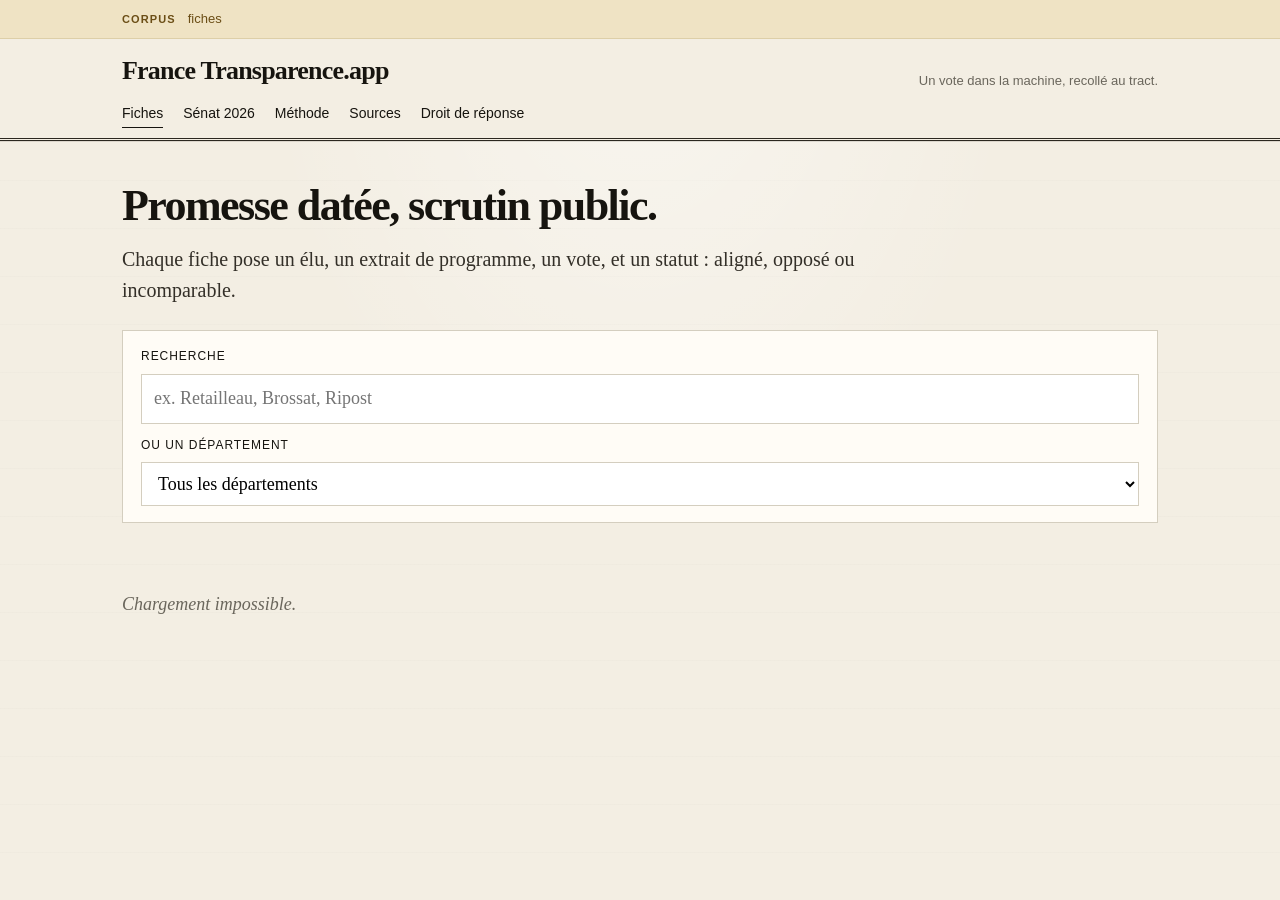
<file: index.html>
<!DOCTYPE html>
<html lang="fr"><head><meta charset="utf-8"><meta name="viewport" content="width=device-width, initial-scale=1"><title>France Transparence</title><link rel="stylesheet" href="css/app.css?v=20261009h"></head>
<body><div class="stick"><div class="banner"><div class="wrap"><strong>Corpus</strong><span id="banner-count">fiches</span></div></div><header class="site"><div class="wrap"><div class="brand"><h1><a href="index.html">France Transparence.app</a></h1><p class="tag">Un vote dans la machine, recollé au tract.</p></div><nav class="site"><a href="index.html" aria-current="page">Fiches</a><a href="senatoriales.html">Sénat 2026</a><a href="methode.html">Méthode</a><a href="sources.html">Sources</a><a href="reponse.html">Droit de réponse</a></nav></div></header></div>
<main><div class="wrap"><h1 class="page">Promesse datée, scrutin public.</h1><p class="lede">Chaque fiche pose un élu, un extrait de programme, un vote, et un statut : aligné, opposé ou incomparable.</p><div class="search"><label for="q">Recherche</label><input id="q" type="search" placeholder="ex. Retailleau, Brossat, Ripost"><label for="dep" style="margin-top:12px">Ou un département</label><select id="dep" style="width:100%;font:inherit;font-size:18px;padding:10px 12px;border:1px solid #d4cebf;background:#fff"><option value="">Tous les départements</option></select></div><div class="filters" id="filters"></div><div class="grid" id="liste"></div><div id="elus-box"></div></div></main>
<script src="js/app.js?v=20261009h"></script>
<script>
const THEMES=["Tous","Santé","Social","Climat","Énergie","Budget","Immigration","Sécurité","Europe","Agriculture","Institutions"];
let DATA=null, theme="Tous";
function render(){const q=FT.normalize(document.getElementById("q").value); const dep=document.getElementById("dep").value; const rows=DATA.fiches.filter(f=>{const elu=FT.eluById(DATA.elus,f.eluId); if(theme!=="Tous"&&f.theme!==theme) return false; if(dep&&elu&&elu.departement!==dep) return false; return FT.matchQuery(q,f,elu);}); document.getElementById("liste").innerHTML=rows.length?rows.map(f=>FT.cardHTML(f,FT.eluById(DATA.elus,f.eluId))).join(""):((q||dep)?"<p class='empty'>Pas encore de fiche rédigée.</p>":""); const ebox=document.getElementById("elus-box"); if(q.length>=2||dep){const countBy={}; DATA.fiches.forEach(f=>countBy[f.eluId]=(countBy[f.eluId]||0)+1); let elus=DATA.elus.filter(e=>(!dep||e.departement===dep)&&(!q||FT.matchElu(q,e))); elus.sort((a,b)=>(a.circoNum||0)-(b.circoNum||0)||a.nom.localeCompare(b.nom,"fr")); ebox.innerHTML="<h2 class='block' style='margin-top:28px'>Circonscriptions · "+elus.length+"</h2><div class='grid'>"+elus.slice(0,80).map(e=>FT.eluCardHTML(e,countBy[e.id]||0)).join("")+"</div>";} else ebox.innerHTML="";}
function renderFilters(){const el=document.getElementById("filters"); el.innerHTML=THEMES.map(t=>`<button type="button" data-theme="${t}" aria-pressed="${t===theme}">${t}</button>`).join(""); el.querySelectorAll("button").forEach(b=>b.addEventListener("click",()=>{theme=b.dataset.theme; renderFilters(); render();}));}
function fillDeps(){const sel=document.getElementById("dep"); const deps=[...new Set(DATA.elus.map(e=>e.departement).filter(d=>d&&d!=="France"))].sort((a,b)=>a.localeCompare(b,"fr")); sel.innerHTML="<option value=''>Tous les départements</option>"+deps.map(d=>`<option value="${d}">${d}</option>`).join("");}
FT.loadData().then(d=>{DATA=d; document.getElementById("banner-count").textContent=d.meta.nbFiches+" fiches · ceci n’est pas un score"; fillDeps(); renderFilters(); render();}).catch(()=>{document.getElementById("liste").innerHTML="<p class='empty'>Chargement impossible.</p>";});
document.getElementById("q").addEventListener("input",render); document.getElementById("dep").addEventListener("change",render);
</script></body></html>
</file>
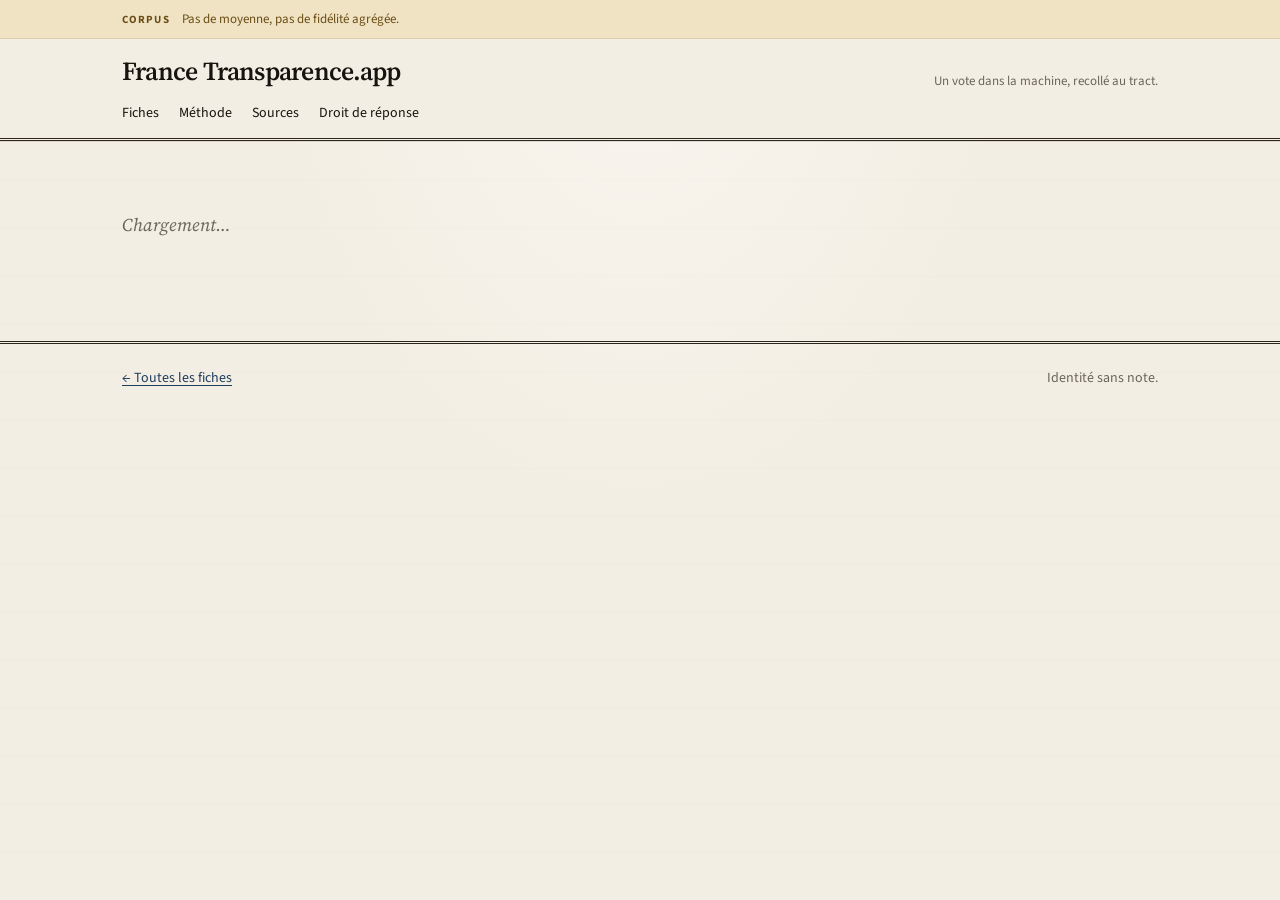
<file: elu.html>
<!DOCTYPE html>
<html lang="fr">
<head>
  <meta charset="utf-8">
  <meta name="viewport" content="width=device-width, initial-scale=1">
  <title>Élu — France Transparence.app</title>
  <link rel="stylesheet" href="https://fonts.googleapis.com/css2?family=Source+Serif+4:ital,wght@0,400;0,600;1,400&family=Source+Sans+3:wght@400;600;700&display=swap">
  <link rel="stylesheet" href="css/app.css?v=20261009b">
</head>
<body>
  <div class="stick">
  <div class="banner"><div class="wrap"><strong>Corpus</strong><span>Pas de moyenne, pas de fidélité agrégée.</span></div></div>
  <header class="site"><div class="wrap"><div class="brand"><h1><a href="index.html">France Transparence.app</a></h1><p class="tag">Un vote dans la machine, recollé au tract.</p></div><nav class="site"><a href="index.html">Fiches</a><a href="methode.html">Méthode</a><a href="sources.html">Sources</a><a href="reponse.html">Droit de réponse</a></nav></div></header>
  </div>
  <main><div class="wrap" id="root"><p class="empty">Chargement…</p></div></main>
  <footer class="site"><div class="wrap"><a href="index.html">← Toutes les fiches</a><span>Identité sans note.</span></div></footer>
  <script src="js/app.js?v=20261009b"></script>
  <script>
    const id = new URLSearchParams(location.search).get("id");
    FT.loadData().then(({ fiches, elus }) => {
      const elu = elus.find((e) => e.id === id);
      const root = document.getElementById("root");
      if (!elu) { root.innerHTML = "<p class='empty'>Élu introuvable.</p>"; return; }
      const propres = fiches.filter((f) => f.eluId === elu.id);
      document.title = elu.nom + " — France Transparence.app";
      root.innerHTML = `<h1 class="page">${elu.nom}</h1><p class="lede">${elu.mandat || "Député"} · ${elu.circonscription} · ${elu.groupe}</p><div class="block"><h2>Mandat</h2><p>${elu.chambre}${elu.eluLe ? ". Élu(e) le " + FT.fmtDate(elu.eluLe) : ""}. ${elu.nuance || elu.groupe || ""}.</p><p class="small">${(elu.sourcesIdentite || []).map((u) => `<a href="${u}">source identité</a>`).join(" · ")} · cadre : <a href="${elu.constituLien}">Constitu’</a></p></div><div class="block"><h2>Texte de campagne utilisé</h2>${elu.professionFoi ? `<p>${elu.professionFoi.titre} (${elu.professionFoi.date})</p><blockquote>${elu.professionFoi.extraitLong.replace(/\n/g, "<br>")}</blockquote><p class="small"><a href="${elu.professionFoi.url}">Ouvrir la source</a></p>` : `<p>Identité sourcée. Profession de foi non extraite ici.</p>`}</div><h2>Fiches de cet élu</h2><p class="small">Liste plate. Pas de total.${propres.length ? "" : " Aucune fiche rédigée pour le moment."}</p><div class="grid">${propres.map((f) => FT.cardHTML(f, elu)).join("")}</div>`;
    });
  </script>
</body></html>
</file>
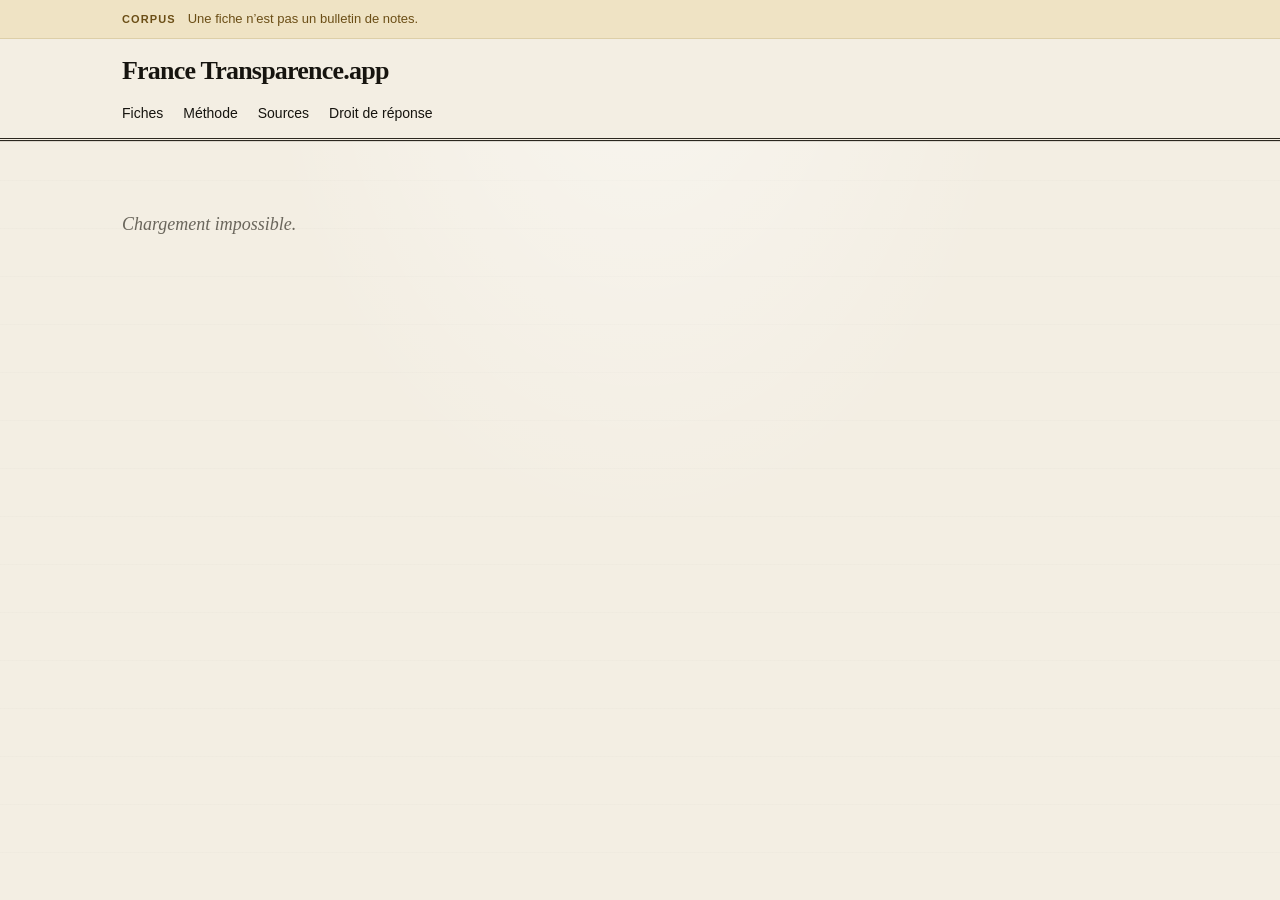
<file: fiche.html>
<!DOCTYPE html>
<html lang="fr"><head><meta charset="utf-8"><meta name="viewport" content="width=device-width, initial-scale=1"><title>Fiche</title><link rel="stylesheet" href="css/app.css?v=20261009h"></head>
<body><div class="stick"><div class="banner"><div class="wrap"><strong>Corpus</strong><span>Une fiche n’est pas un bulletin de notes.</span></div></div><header class="site"><div class="wrap"><div class="brand"><h1><a href="index.html">France Transparence.app</a></h1></div><nav class="site"><a href="index.html">Fiches</a><a href="methode.html">Méthode</a><a href="sources.html">Sources</a><a href="reponse.html">Droit de réponse</a></nav></div></header></div>
<main><div class="wrap" id="root"><p class="empty">Chargement…</p></div></main>
<script src="js/app.js?v=20261009h"></script>
<script>
const id=new URLSearchParams(location.search).get("id");
FT.loadData().then(({fiches,elus})=>{const fiche=fiches.find(f=>f.id===id); const root=document.getElementById("root"); if(!fiche){root.innerHTML="<p class='empty'>Fiche introuvable.</p>"; return;} const elu=FT.eluById(elus,fiche.eluId)||{id:fiche.eluId,nom:fiche.eluId,circonscription:"",groupe:""}; document.title=fiche.scrutin.intitule; root.innerHTML=`<article class="fiche"><header><p class="small">${fiche.chambre} · ${fiche.theme} · ${FT.fmtDate(fiche.scrutin.date)}</p><h1 class="page">${fiche.scrutin.intitule}</h1><p class="lede"><a href="elu.html?id=${elu.id}">${elu.nom}</a> · ${elu.circonscription} · ${elu.groupe} · vote <strong>${FT.voteLabel(fiche.voteElu)}</strong> · <span class="statut ${fiche.statut}">${FT.statutLabel(fiche.statut)}</span></p></header><div class="block"><h2>Ce que le texte fait</h2><p>${fiche.ceQueLeTexteFait}</p><p class="small">${fiche.scrutin.type} · ${fiche.scrutin.resultat}</p></div><div class="cols"><div class="block"><h2>Vote</h2><p>Vote <strong>${FT.voteLabel(fiche.voteElu)}</strong>.</p><p class="small"><a href="${fiche.scrutin.lienOfficiel}">Dossier</a> · <a href="${fiche.scrutin.lienDatan}">source</a></p></div><div class="block"><h2>Extrait</h2><blockquote>${fiche.extraitPromesse.texte}</blockquote><p class="small">${fiche.extraitPromesse.source} · <a href="${fiche.extraitPromesse.url}">source</a></p></div></div><div class="block limite"><h2>Limite</h2><p>${fiche.limite}</p></div><div class="block"><h2>Droit de réponse</h2><p>${fiche.droitReponse||"Aucun texte reçu. Écrire à contact@francetransparence.app."}</p></div></article>`;}).catch(()=>{document.getElementById("root").innerHTML="<p class='empty'>Chargement impossible.</p>";});
</script></body></html>
</file>
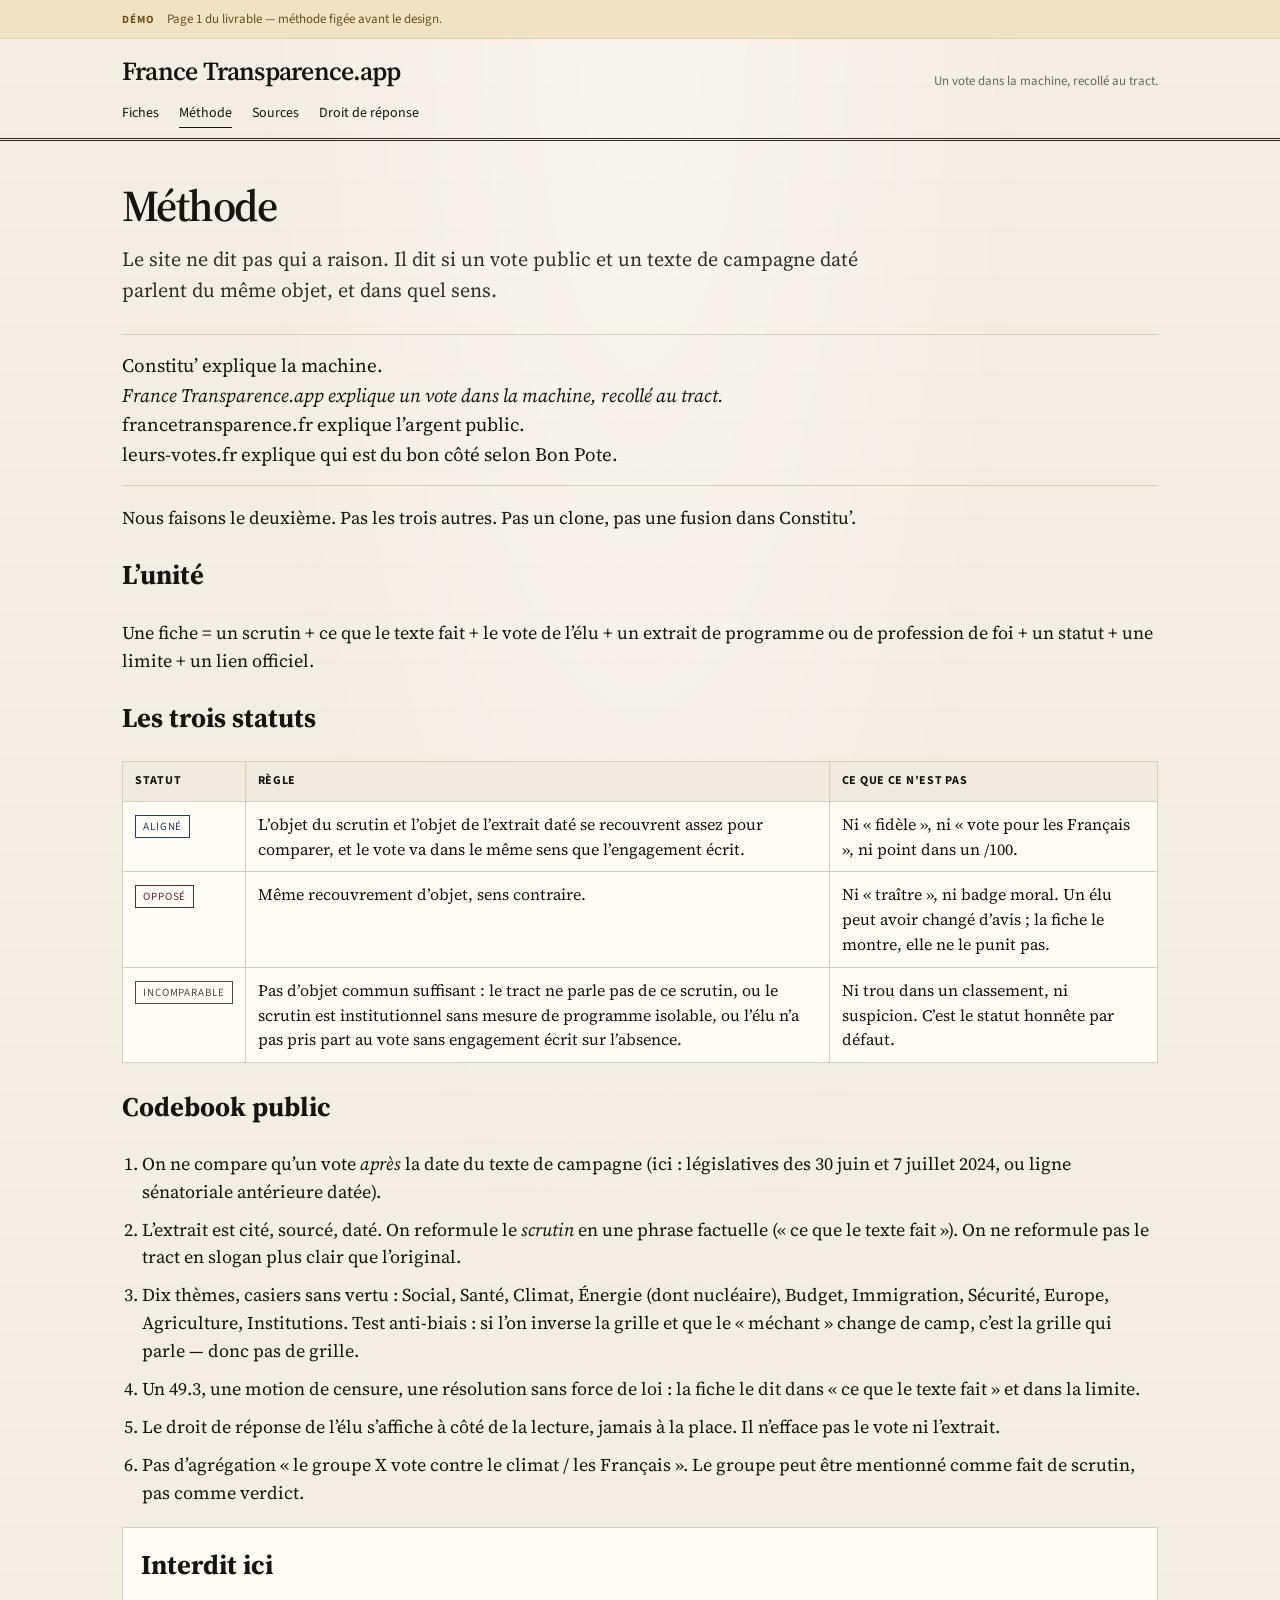
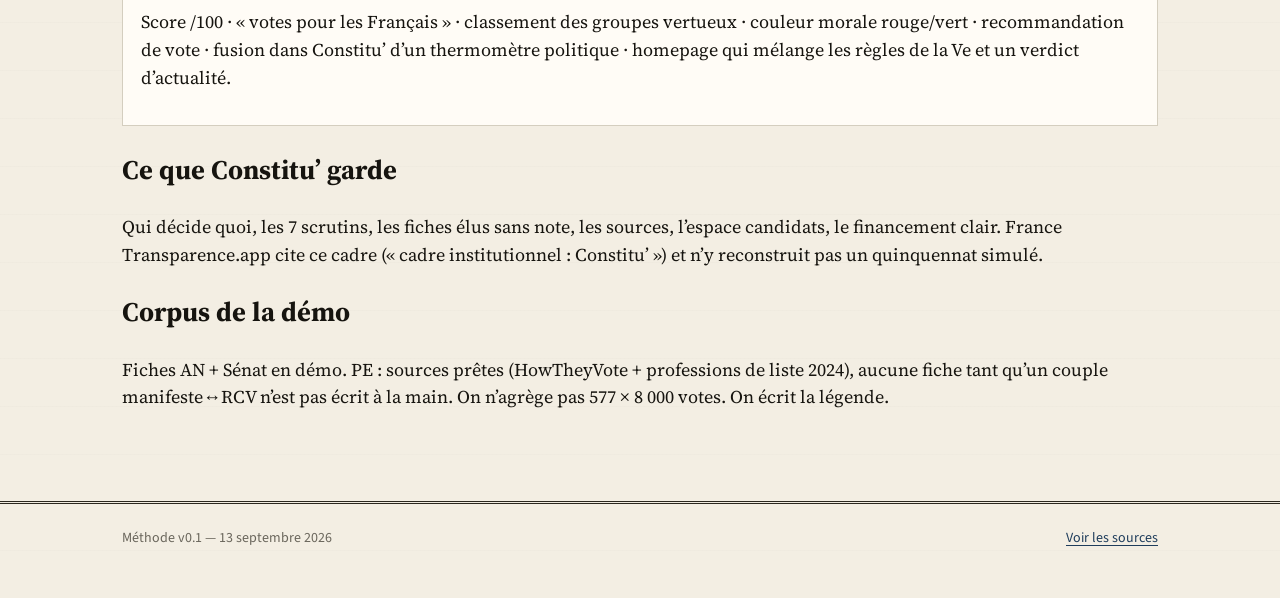
<file: methode.html>
<!DOCTYPE html>
<html lang="fr">
<head>
  <meta charset="utf-8">
  <meta name="viewport" content="width=device-width, initial-scale=1">
  <title>Méthode — France Transparence.app</title>
  <link rel="stylesheet" href="https://fonts.googleapis.com/css2?family=Source+Serif+4:ital,wght@0,400;0,600;1,400&family=Source+Sans+3:wght@400;600;700&display=swap">
  <link rel="stylesheet" href="css/app.css">
</head>
<body>
  <div class="banner">
    <div class="wrap">
      <strong>Démo</strong>
      <span>Page 1 du livrable — méthode figée avant le design.</span>
    </div>
  </div>
  <header class="site">
    <div class="wrap">
      <div class="brand">
        <h1><a href="index.html">France Transparence.app</a></h1>
        <p class="tag">Un vote dans la machine, recollé au tract.</p>
      </div>
      <nav class="site">
        <a href="index.html">Fiches</a>
        <a href="methode.html" aria-current="page">Méthode</a>
        <a href="sources.html">Sources</a>
        <a href="reponse.html">Droit de réponse</a>
      </nav>
    </div>
  </header>
  <main>
    <div class="wrap methode">
      <h1 class="page">Méthode</h1>
      <p class="lede">Le site ne dit pas qui a raison. Il dit si un vote public et un texte de campagne daté parlent du même objet, et dans quel sens.</p>
      <div class="phrase">
        Constitu’ explique la machine.<br>
        <em>France Transparence.app explique un vote dans la machine, recollé au tract.</em><br>
        francetransparence.fr explique l’argent public.<br>
        leurs-votes.fr explique qui est du bon côté selon Bon Pote.
      </div>
      <p>Nous faisons le deuxième. Pas les trois autres. Pas un clone, pas une fusion dans Constitu’.</p>
      <h2>L’unité</h2>
      <p>Une fiche = un scrutin + ce que le texte fait + le vote de l’élu + un extrait de programme ou de profession de foi + un statut + une limite + un lien officiel.</p>
      <h2>Les trois statuts</h2>
      <table class="codebook">
        <thead>
          <tr><th>Statut</th><th>Règle</th><th>Ce que ce n’est pas</th></tr>
        </thead>
        <tbody>
          <tr>
            <td><span class="statut aligne">Aligné</span></td>
            <td>L’objet du scrutin et l’objet de l’extrait daté se recouvrent assez pour comparer, et le vote va dans le même sens que l’engagement écrit.</td>
            <td>Ni « fidèle », ni « vote pour les Français », ni point dans un /100.</td>
          </tr>
          <tr>
            <td><span class="statut oppose">Opposé</span></td>
            <td>Même recouvrement d’objet, sens contraire.</td>
            <td>Ni « traître », ni badge moral. Un élu peut avoir changé d’avis ; la fiche le montre, elle ne le punit pas.</td>
          </tr>
          <tr>
            <td><span class="statut incomparable">Incomparable</span></td>
            <td>Pas d’objet commun suffisant : le tract ne parle pas de ce scrutin, ou le scrutin est institutionnel sans mesure de programme isolable, ou l’élu n’a pas pris part au vote sans engagement écrit sur l’absence.</td>
            <td>Ni trou dans un classement, ni suspicion. C’est le statut honnête par défaut.</td>
          </tr>
        </tbody>
      </table>
      <h2>Codebook public</h2>
      <ol>
        <li>On ne compare qu’un vote <em>après</em> la date du texte de campagne (ici : législatives des 30 juin et 7 juillet 2024, ou ligne sénatoriale antérieure datée).</li>
        <li>L’extrait est cité, sourcé, daté. On reformule le <em>scrutin</em> en une phrase factuelle (« ce que le texte fait »). On ne reformule pas le tract en slogan plus clair que l’original.</li>
        <li>Dix thèmes, casiers sans vertu : Social, Santé, Climat, Énergie (dont nucléaire), Budget, Immigration, Sécurité, Europe, Agriculture, Institutions. Test anti-biais : si l’on inverse la grille et que le « méchant » change de camp, c’est la grille qui parle — donc pas de grille.</li>
        <li>Un 49.3, une motion de censure, une résolution sans force de loi : la fiche le dit dans « ce que le texte fait » et dans la limite.</li>
        <li>Le droit de réponse de l’élu s’affiche à côté de la lecture, jamais à la place. Il n’efface pas le vote ni l’extrait.</li>
        <li>Pas d’agrégation « le groupe X vote contre le climat / les Français ». Le groupe peut être mentionné comme fait de scrutin, pas comme verdict.</li>
      </ol>
      <div class="interdit">
        <h2>Interdit ici</h2>
        <p>Score /100 · « votes pour les Français » · classement des groupes vertueux · couleur morale rouge/vert · recommandation de vote · fusion dans Constitu’ d’un thermomètre politique · homepage qui mélange les règles de la Ve et un verdict d’actualité.</p>
      </div>
      <h2>Ce que Constitu’ garde</h2>
      <p>Qui décide quoi, les 7 scrutins, les fiches élus sans note, les sources, l’espace candidats, le financement clair. France Transparence.app cite ce cadre (« cadre institutionnel : Constitu’ ») et n’y reconstruit pas un quinquennat simulé.</p>
      <h2>Corpus de la démo</h2>
      <p>Fiches AN + Sénat en démo. PE : sources prêtes (HowTheyVote + professions de liste 2024), aucune fiche tant qu’un couple manifeste↔RCV n’est pas écrit à la main. On n’agrège pas 577 × 8 000 votes. On écrit la légende.</p>
    </div>
  </main>
  <footer class="site">
    <div class="wrap">
      <span>Méthode v0.1 — 13 septembre 2026</span>
      <a href="sources.html">Voir les sources</a>
    </div>
  </footer>
</body>
</html>
</file>
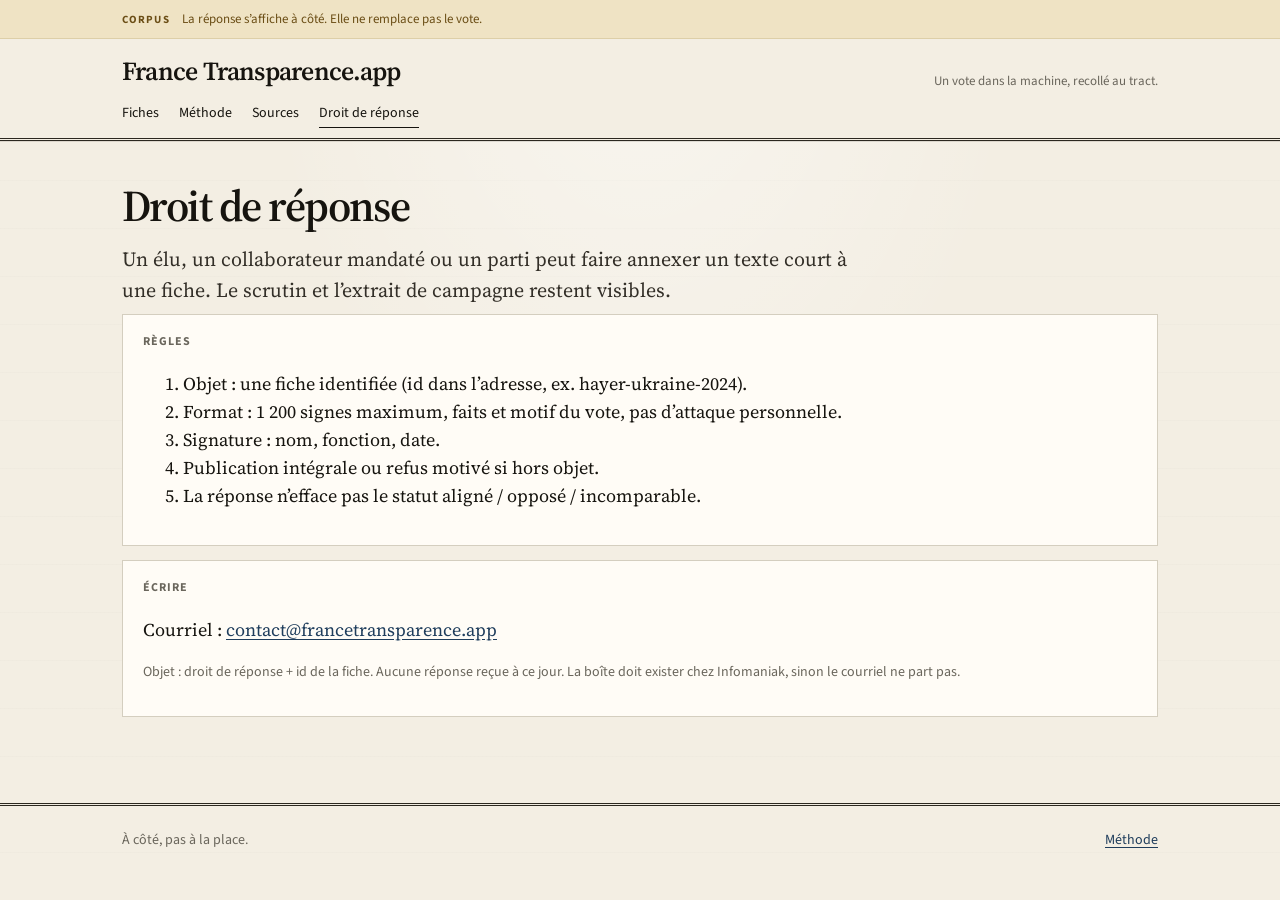
<file: reponse.html>
<!DOCTYPE html>
<html lang="fr">
<head>
  <meta charset="utf-8">
  <meta name="viewport" content="width=device-width, initial-scale=1">
  <title>Droit de réponse — France Transparence.app</title>
  <link rel="stylesheet" href="https://fonts.googleapis.com/css2?family=Source+Serif+4:ital,wght@0,400;0,600;1,400&family=Source+Sans+3:wght@400;600;700&display=swap">
  <link rel="stylesheet" href="css/app.css?v=20261009e">
</head>
<body>
  <div class="stick">
  <div class="banner"><div class="wrap"><strong>Corpus</strong><span>La réponse s’affiche à côté. Elle ne remplace pas le vote.</span></div></div>
  <header class="site"><div class="wrap"><div class="brand"><h1><a href="index.html">France Transparence.app</a></h1><p class="tag">Un vote dans la machine, recollé au tract.</p></div><nav class="site"><a href="index.html">Fiches</a><a href="methode.html">Méthode</a><a href="sources.html">Sources</a><a href="reponse.html" aria-current="page">Droit de réponse</a></nav></div></header>
  </div>
  <main><div class="wrap">
    <h1 class="page">Droit de réponse</h1>
    <p class="lede">Un élu, un collaborateur mandaté ou un parti peut faire annexer un texte court à une fiche. Le scrutin et l’extrait de campagne restent visibles.</p>
    <div class="block"><h2>Règles</h2><ol>
      <li>Objet : une fiche identifiée (id dans l’adresse, ex. hayer-ukraine-2024).</li>
      <li>Format : 1 200 signes maximum, faits et motif du vote, pas d’attaque personnelle.</li>
      <li>Signature : nom, fonction, date.</li>
      <li>Publication intégrale ou refus motivé si hors objet.</li>
      <li>La réponse n’efface pas le statut aligné / opposé / incomparable.</li>
    </ol></div>
    <div class="block"><h2>Écrire</h2>
      <p>Courriel : <a href="mailto:contact@francetransparence.app?subject=Droit%20de%20réponse%20%E2%80%94%20id%20de%20la%20fiche">contact@francetransparence.app</a></p>
      <p class="small">Objet : droit de réponse + id de la fiche. Aucune réponse reçue à ce jour. La boîte doit exister chez Infomaniak, sinon le courriel ne part pas.</p>
    </div>
  </div></main>
  <footer class="site"><div class="wrap"><span>À côté, pas à la place.</span><a href="methode.html">Méthode</a></div></footer>
</body></html>
</file>
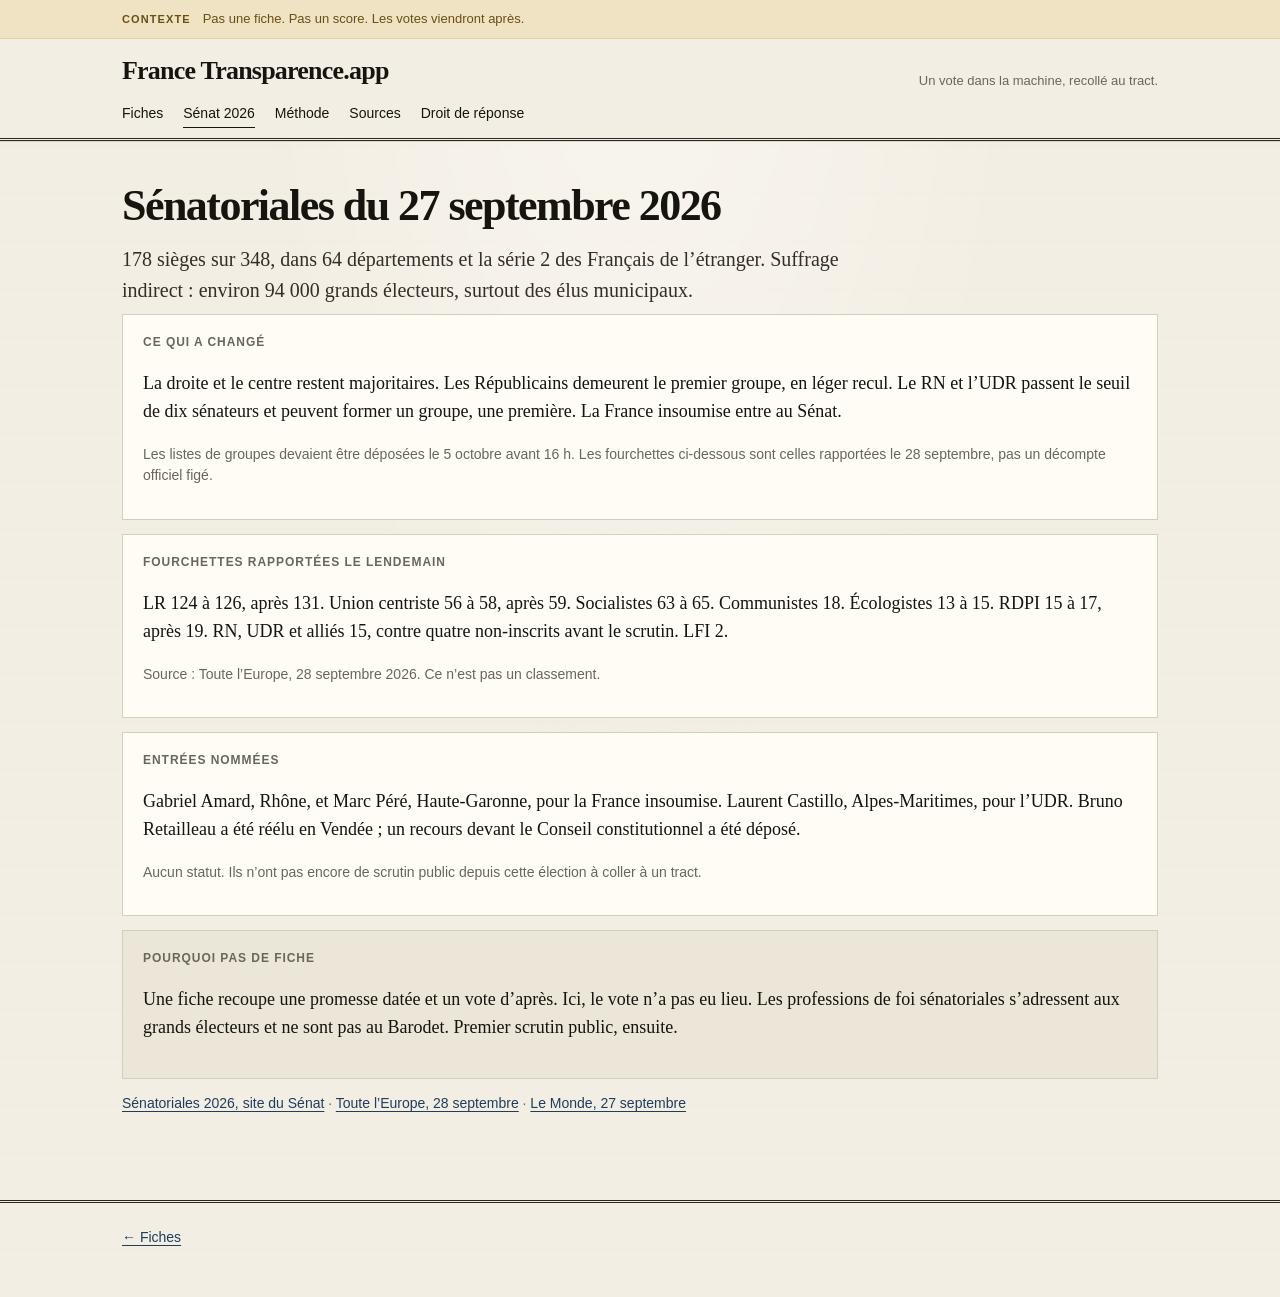
<file: senatoriales.html>
<!DOCTYPE html>
<html lang="fr">
<head>
  <meta charset="utf-8">
  <meta name="viewport" content="width=device-width, initial-scale=1">
  <title>Sénatoriales 2026 — France Transparence.app</title>
  <link rel="stylesheet" href="css/app.css?v=20261009i">
</head>
<body>
  <div class="stick">
    <div class="banner"><div class="wrap"><strong>Contexte</strong><span>Pas une fiche. Pas un score. Les votes viendront après.</span></div></div>
    <header class="site"><div class="wrap">
      <div class="brand"><h1><a href="index.html">France Transparence.app</a></h1><p class="tag">Un vote dans la machine, recollé au tract.</p></div>
      <nav class="site"><a href="index.html">Fiches</a><a href="senatoriales.html" aria-current="page">Sénat 2026</a><a href="methode.html">Méthode</a><a href="sources.html">Sources</a><a href="reponse.html">Droit de réponse</a></nav>
    </div></header>
  </div>
  <main><div class="wrap">
    <h1 class="page">Sénatoriales du 27 septembre 2026</h1>
    <p class="lede">178 sièges sur 348, dans 64 départements et la série 2 des Français de l’étranger. Suffrage indirect : environ 94 000 grands électeurs, surtout des élus municipaux.</p>
    <div class="block">
      <h2>Ce qui a changé</h2>
      <p>La droite et le centre restent majoritaires. Les Républicains demeurent le premier groupe, en léger recul. Le RN et l’UDR passent le seuil de dix sénateurs et peuvent former un groupe, une première. La France insoumise entre au Sénat.</p>
      <p class="small">Les listes de groupes devaient être déposées le 5 octobre avant 16 h. Les fourchettes ci-dessous sont celles rapportées le 28 septembre, pas un décompte officiel figé.</p>
    </div>
    <div class="block">
      <h2>Fourchettes rapportées le lendemain</h2>
      <p>LR 124 à 126, après 131. Union centriste 56 à 58, après 59. Socialistes 63 à 65. Communistes 18. Écologistes 13 à 15. RDPI 15 à 17, après 19. RN, UDR et alliés 15, contre quatre non-inscrits avant le scrutin. LFI 2.</p>
      <p class="small">Source : Toute l’Europe, 28 septembre 2026. Ce n’est pas un classement.</p>
    </div>
    <div class="block">
      <h2>Entrées nommées</h2>
      <p>Gabriel Amard, Rhône, et Marc Péré, Haute-Garonne, pour la France insoumise. Laurent Castillo, Alpes-Maritimes, pour l’UDR. Bruno Retailleau a été réélu en Vendée ; un recours devant le Conseil constitutionnel a été déposé.</p>
      <p class="small">Aucun statut. Ils n’ont pas encore de scrutin public depuis cette élection à coller à un tract.</p>
    </div>
    <div class="block limite">
      <h2>Pourquoi pas de fiche</h2>
      <p>Une fiche recoupe une promesse datée et un vote d’après. Ici, le vote n’a pas eu lieu. Les professions de foi sénatoriales s’adressent aux grands électeurs et ne sont pas au Barodet. Premier scrutin public, ensuite.</p>
    </div>
    <p class="small"><a href="https://www.senatoriales2026.senat.fr/">Sénatoriales 2026, site du Sénat</a> · <a href="https://www.touteleurope.eu/vie-politique-des-etats-membres/senatoriales-2026-la-droite-conserve-sa-majorite-le-rn-obtient-un-groupe-et-lfi-entre-au-senat/">Toute l’Europe, 28 septembre</a> · <a href="https://www.lemonde.fr/les-decodeurs/article/2026/09/27/senatoriales-2026-les-resultats-des-elections-en-direct-et-en-detail_6784134_4355771.html">Le Monde, 27 septembre</a></p>
  </div></main>
  <footer class="site"><div class="wrap"><a href="index.html">← Fiches</a></div></footer>
</body></html>
</file>
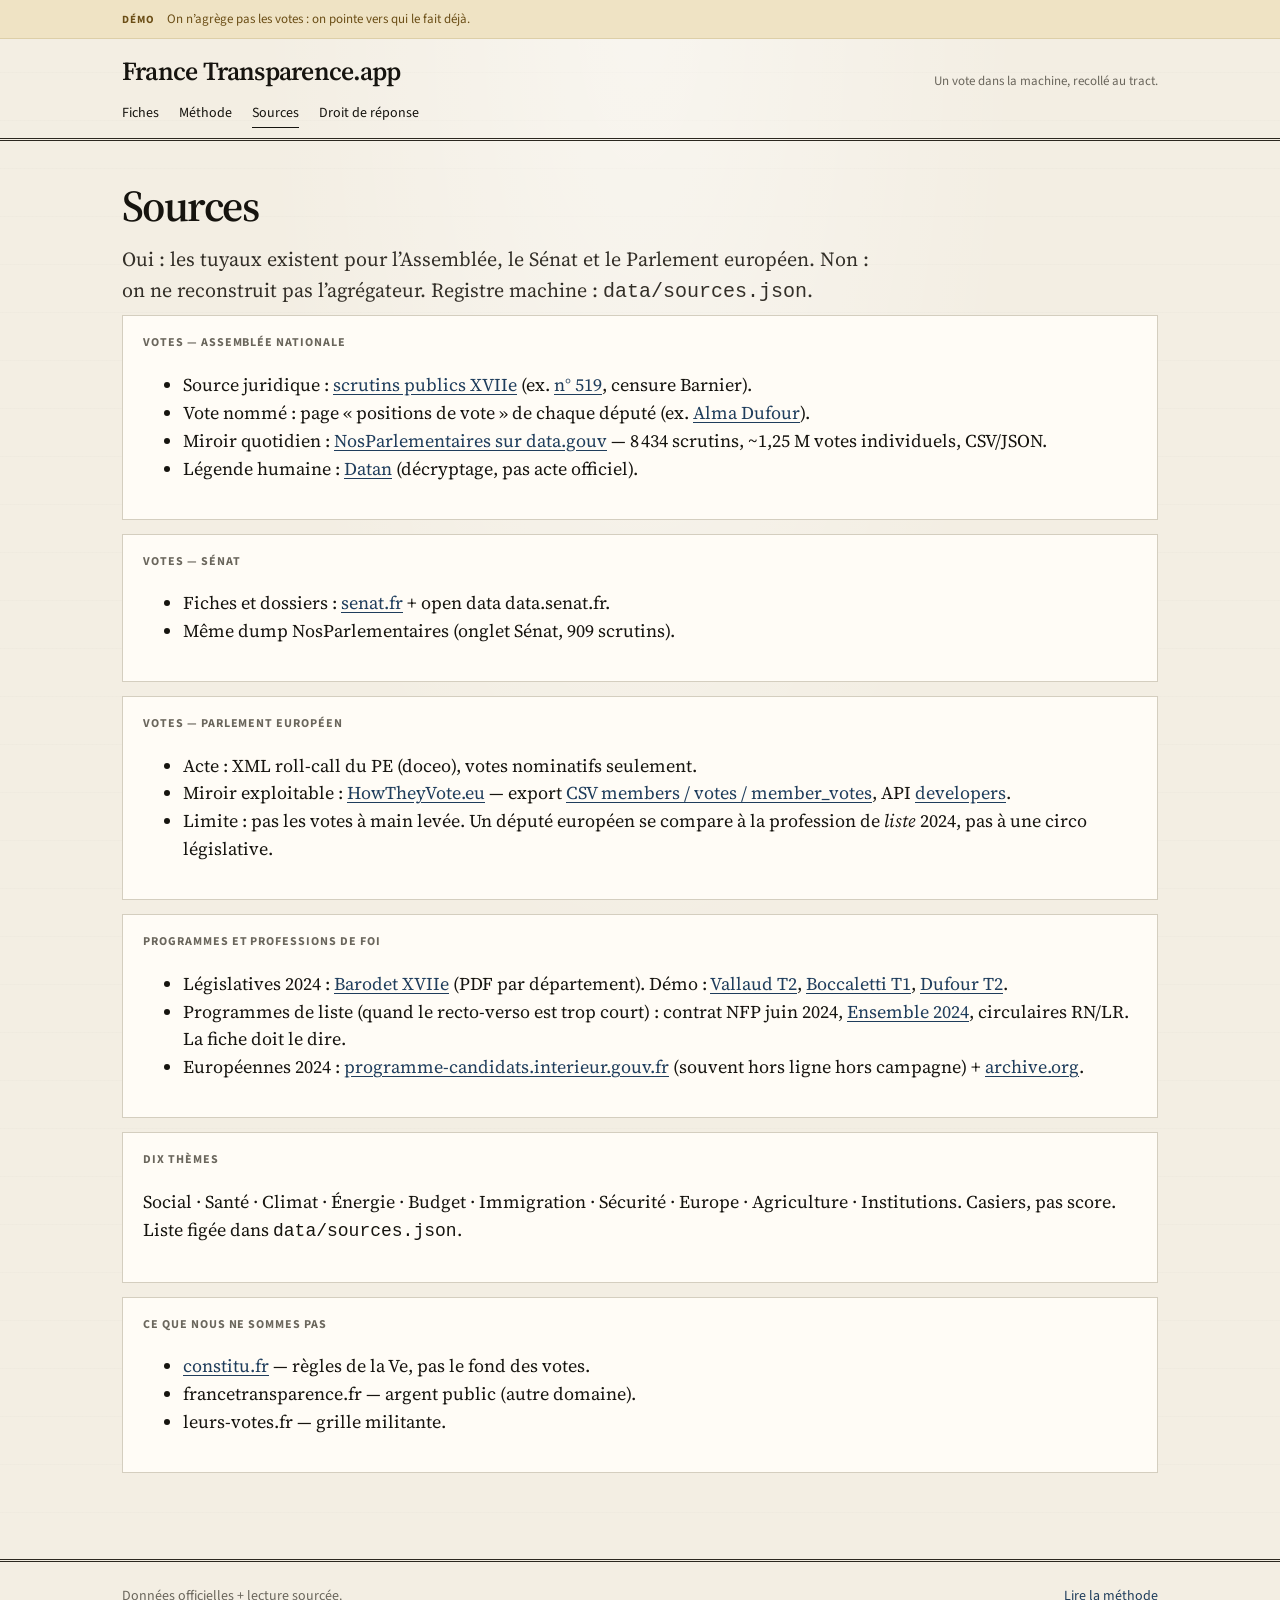
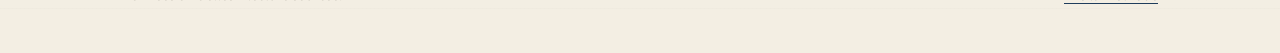
<file: sources.html>
<!DOCTYPE html>
<html lang="fr">
<head>
  <meta charset="utf-8">
  <meta name="viewport" content="width=device-width, initial-scale=1">
  <title>Sources — France Transparence.app</title>
  <link rel="stylesheet" href="https://fonts.googleapis.com/css2?family=Source+Serif+4:ital,wght@0,400;0,600;1,400&family=Source+Sans+3:wght@400;600;700&display=swap">
  <link rel="stylesheet" href="css/app.css">
</head>
<body>
  <div class="banner">
    <div class="wrap">
      <strong>Démo</strong>
      <span>On n’agrège pas les votes : on pointe vers qui le fait déjà.</span>
    </div>
  </div>
  <header class="site">
    <div class="wrap">
      <div class="brand">
        <h1><a href="index.html">France Transparence.app</a></h1>
        <p class="tag">Un vote dans la machine, recollé au tract.</p>
      </div>
      <nav class="site">
        <a href="index.html">Fiches</a>
        <a href="methode.html">Méthode</a>
        <a href="sources.html" aria-current="page">Sources</a>
        <a href="reponse.html">Droit de réponse</a>
      </nav>
    </div>
  </header>
  <main>
    <div class="wrap">
      <h1 class="page">Sources</h1>
      <p class="lede">Oui : les tuyaux existent pour l’Assemblée, le Sénat et le Parlement européen. Non : on ne reconstruit pas l’agrégateur. Registre machine : <code>data/sources.json</code>.</p>

      <div class="block">
        <h2>Votes — Assemblée nationale</h2>
        <ul>
          <li>Source juridique : <a href="https://www.assemblee-nationale.fr/dyn/17/scrutins">scrutins publics XVIIe</a> (ex. <a href="https://www.assemblee-nationale.fr/dyn/17/scrutins/519">n° 519</a>, censure Barnier).</li>
          <li>Vote nommé : page « positions de vote » de chaque député (ex. <a href="https://www.assemblee-nationale.fr/dyn/deputes/PA795200/positions-de-vote">Alma Dufour</a>).</li>
          <li>Miroir quotidien : <a href="https://www.data.gouv.fr/datasets/votes-et-activite-des-parlementaires-francais-17e-legislature-nosparlementaires">NosParlementaires sur data.gouv</a> — 8 434 scrutins, ~1,25 M votes individuels, CSV/JSON.</li>
          <li>Légende humaine : <a href="https://datan.fr/">Datan</a> (décryptage, pas acte officiel).</li>
        </ul>
      </div>
      <div class="block">
        <h2>Votes — Sénat</h2>
        <ul>
          <li>Fiches et dossiers : <a href="https://www.senat.fr/">senat.fr</a> + open data data.senat.fr.</li>
          <li>Même dump NosParlementaires (onglet Sénat, 909 scrutins).</li>
        </ul>
      </div>
      <div class="block">
        <h2>Votes — Parlement européen</h2>
        <ul>
          <li>Acte : XML roll-call du PE (doceo), votes nominatifs seulement.</li>
          <li>Miroir exploitable : <a href="https://howtheyvote.eu/">HowTheyVote.eu</a> — export <a href="https://github.com/HowTheyVote/data/releases/latest">CSV members / votes / member_votes</a>, API <a href="https://howtheyvote.eu/developers">developers</a>.</li>
          <li>Limite : pas les votes à main levée. Un député européen se compare à la profession de <em>liste</em> 2024, pas à une circo législative.</li>
        </ul>
      </div>
      <div class="block">
        <h2>Programmes et professions de foi</h2>
        <ul>
          <li>Législatives 2024 : <a href="https://www.assemblee-nationale.fr/dyn/histoire/barodet/17">Barodet XVIIe</a> (PDF par département). Démo :
            <a href="https://www2.assemblee-nationale.fr/static/barodet/Barodet-2024/Professions_de_foi_par_d%C3%A9partement/40_Landes_3%20circonscriptions/40-4003-VALLAUD%20Boris_T2.pdf">Vallaud T2</a>,
            <a href="https://www2.assemblee-nationale.fr/static/barodet/Barodet-2024/Professions_de_foi_par_d%C3%A9partement/83_Var_8%20circonscriptions/83-8307-BOCCALETTI%20Fr%C3%A9d%C3%A9ric_T1.pdf">Boccaletti T1</a>,
            <a href="https://www2.assemblee-nationale.fr/static/barodet/Barodet-2024/Professions_de_foi_par_d%C3%A9partement/76_Seine-Maritime_10%20circonscriptions/76-7604-DUFOUR%20Alma_T2.pdf">Dufour T2</a>.</li>
          <li>Programmes de liste (quand le recto-verso est trop court) : contrat NFP juin 2024, <a href="https://ensemble-2024.fr/notre-projet">Ensemble 2024</a>, circulaires RN/LR. La fiche doit le dire.</li>
          <li>Européennes 2024 : <a href="https://programme-candidats.interieur.gouv.fr/">programme-candidats.interieur.gouv.fr</a> (souvent hors ligne hors campagne) + <a href="https://web.archive.org/web/20240528034840/https://programme-candidats.interieur.gouv.fr/">archive.org</a>.</li>
        </ul>
      </div>
      <div class="block">
        <h2>Dix thèmes</h2>
        <p>Social · Santé · Climat · Énergie · Budget · Immigration · Sécurité · Europe · Agriculture · Institutions. Casiers, pas score. Liste figée dans <code>data/sources.json</code>.</p>
      </div>
      <div class="block">
        <h2>Ce que nous ne sommes pas</h2>
        <ul>
          <li><a href="https://www.constitu.fr/">constitu.fr</a> — règles de la Ve, pas le fond des votes.</li>
          <li>francetransparence.fr — argent public (autre domaine).</li>
          <li>leurs-votes.fr — grille militante.</li>
        </ul>
      </div>
    </div>
  </main>
  <footer class="site">
    <div class="wrap">
      <span>Données officielles + lecture sourcée.</span>
      <a href="methode.html">Lire la méthode</a>
    </div>
  </footer>
</body>
</html>
</file>
<file: css/app.css>
:root {
  --ink: #16140f;
  --muted: #6a665c;
  --line: #d4cebf;
  --paper: #f3eee3;
  --card: #fffcf6;
  --accent: #1f3d5c;
  --accent-soft: #e4ebf2;
  --warn: #6b4e16;
  --warn-bg: #efe3c4;
  --rule: #2b271f;
  font-family: "Source Serif 4", "Iowan Old Style", Palatino, Georgia, serif;
}
* { box-sizing: border-box; }
html, body { margin: 0; padding: 0; background: var(--paper); color: var(--ink); }
body {
  min-height: 100vh; line-height: 1.55; font-size: 18px;
  background-image:
    radial-gradient(ellipse at top, rgba(255,255,255,.45), transparent 42%),
    repeating-linear-gradient(0deg, transparent, transparent 47px, rgba(43,39,31,.03) 48px);
}
a { color: var(--accent); text-underline-offset: 3px; }
a:hover { text-decoration-thickness: 2px; }
.wrap { max-width: 1080px; margin: 0 auto; padding: 0 22px; }
.stick {
  position: sticky; top: 0; z-index: 50;
  background: var(--paper);
  box-shadow: 0 1px 0 rgba(43,39,31,.12);
}
.banner {
  background: var(--warn-bg); color: var(--warn);
  border-bottom: 1px solid #ddcfa8;
  font-family: "Source Sans 3", "Helvetica Neue", Helvetica, Arial, sans-serif;
  font-size: 13px;
}
.banner .wrap { padding: 9px 22px; display: flex; gap: 12px; flex-wrap: wrap; align-items: baseline; }
.banner strong { font-weight: 700; text-transform: uppercase; letter-spacing: 0.1em; font-size: 11px; }
header.site { padding: 12px 0 10px; border-bottom: 3px double var(--rule); }
header.site .brand { display: flex; justify-content: space-between; gap: 16px; align-items: flex-end; flex-wrap: wrap; }
header.site h1 { font-size: 26px; font-weight: 600; margin: 0; letter-spacing: -0.03em; }
header.site h1 a { color: inherit; text-decoration: none; }
header.site .tag { font-family: "Source Sans 3", sans-serif; font-size: 13px; color: var(--muted); max-width: 460px; margin: 0; }
nav.site { font-family: "Source Sans 3", sans-serif; font-size: 14px; margin-top: 12px; display: flex; gap: 20px; flex-wrap: wrap; }
nav.site a { color: var(--ink); text-decoration: none; border-bottom: 1px solid transparent; padding-bottom: 2px; }
nav.site a:hover, nav.site a[aria-current="page"] { border-bottom-color: var(--ink); }
main { padding: 40px 0 72px; }
h1.page { font-size: clamp(30px, 5vw, 44px); line-height: 1.12; font-weight: 600; margin: 0 0 14px; letter-spacing: -0.035em; }
.lede { font-size: 20px; color: #332f28; max-width: 38em; margin: 0 0 8px; }
.small { font-family: "Source Sans 3", sans-serif; font-size: 14px; color: var(--muted); }
.phrase { border-top: 1px solid var(--line); border-bottom: 1px solid var(--line); padding: 16px 0; margin: 28px 0 8px; font-size: 19px; }
.phrase em { font-style: italic; }
.search { background: var(--card); border: 1px solid var(--line); padding: 16px 18px; margin: 24px 0 16px; }
.search label { display: block; font-family: "Source Sans 3", sans-serif; font-size: 12px; text-transform: uppercase; letter-spacing: 0.08em; margin-bottom: 8px; }
.search input { width: 100%; font: inherit; font-size: 18px; padding: 10px 12px; border: 1px solid var(--line); background: #fff; color: var(--ink); }
.search .hint { margin-top: 8px; }
.filters { display: flex; gap: 6px; flex-wrap: wrap; margin: 0 0 22px; font-family: "Source Sans 3", sans-serif; font-size: 13px; }
.filters button { background: transparent; border: 1px solid var(--line); color: var(--ink); padding: 6px 11px; cursor: pointer; font: inherit; border-radius: 999px; }
.filters button[aria-pressed="true"] { background: var(--ink); color: var(--paper); border-color: var(--ink); }
.grid { display: grid; gap: 16px; grid-template-columns: 1fr; }
@media (min-width: 760px) { .grid { grid-template-columns: 1fr 1fr; } }
.card { background: var(--card); border: 1px solid var(--line); text-decoration: none; color: inherit; display: grid; grid-template-columns: 92px 1fr; min-height: 168px; transition: border-color .15s, transform .15s; }
a.card:hover { border-color: var(--ink); transform: translateY(-1px); }
.card .rail { background: #efe9db; border-right: 1px solid var(--line); padding: 14px 10px; display: flex; flex-direction: column; justify-content: space-between; gap: 10px; }
.card .rail .vote-word { font-family: "Source Sans 3", sans-serif; font-size: 11px; letter-spacing: 0.12em; text-transform: uppercase; color: var(--muted); }
.card .rail .vote-val { font-size: 20px; font-weight: 600; letter-spacing: -0.03em; line-height: 1.1; }
.card .body { padding: 14px 16px 16px; }
.card .meta { font-family: "Source Sans 3", sans-serif; font-size: 11px; letter-spacing: 0.05em; text-transform: uppercase; color: var(--muted); display: flex; gap: 8px; flex-wrap: wrap; }
.card h2 { font-size: 19px; margin: 8px 0 8px; font-weight: 600; letter-spacing: -0.02em; line-height: 1.25; }
.card p { margin: 0; color: #3a372f; font-size: 15px; }
.statut { font-family: "Source Sans 3", sans-serif; font-size: 11px; letter-spacing: 0.08em; text-transform: uppercase; border: 1px solid currentColor; padding: 2px 7px; display: inline-block; }
.statut.aligne { color: var(--accent); }
.statut.oppose { color: #5a2a2a; }
.statut.incomparable { color: #4a4a4a; }
article.fiche header { margin-bottom: 24px; }
.block { background: var(--card); border: 1px solid var(--line); padding: 18px 20px; margin: 0 0 14px; }
.block h2 { font-family: "Source Sans 3", sans-serif; font-size: 12px; letter-spacing: 0.08em; text-transform: uppercase; margin: 0 0 10px; color: var(--muted); font-weight: 700; }
.block blockquote { margin: 0; font-size: 18px; border: 0; padding: 0; }
.cols { display: grid; grid-template-columns: 1fr 1fr; gap: 14px; }
@media (max-width: 720px) { .cols { grid-template-columns: 1fr; } .card { grid-template-columns: 78px 1fr; } }
.limite { background: #ebe6d8; }
footer.site { border-top: 3px double var(--rule); padding: 24px 0 48px; font-family: "Source Sans 3", sans-serif; font-size: 14px; color: var(--muted); }
footer.site .wrap { display: flex; justify-content: space-between; gap: 16px; flex-wrap: wrap; }
.methode ol { padding-left: 20px; }
.methode li { margin-bottom: 10px; }
table.codebook { width: 100%; border-collapse: collapse; font-size: 16px; background: var(--card); }
table.codebook th, table.codebook td { border: 1px solid var(--line); padding: 10px 12px; text-align: left; vertical-align: top; }
table.codebook th { font-family: "Source Sans 3", sans-serif; font-size: 12px; letter-spacing: 0.06em; text-transform: uppercase; background: #efebe1; }
.interdit { margin: 20px 0; padding: 16px 18px; border: 1px solid var(--line); background: var(--card); }
.interdit h2 { margin-top: 0; }
.empty { color: var(--muted); font-style: italic; padding: 12px 0; }
</file>
